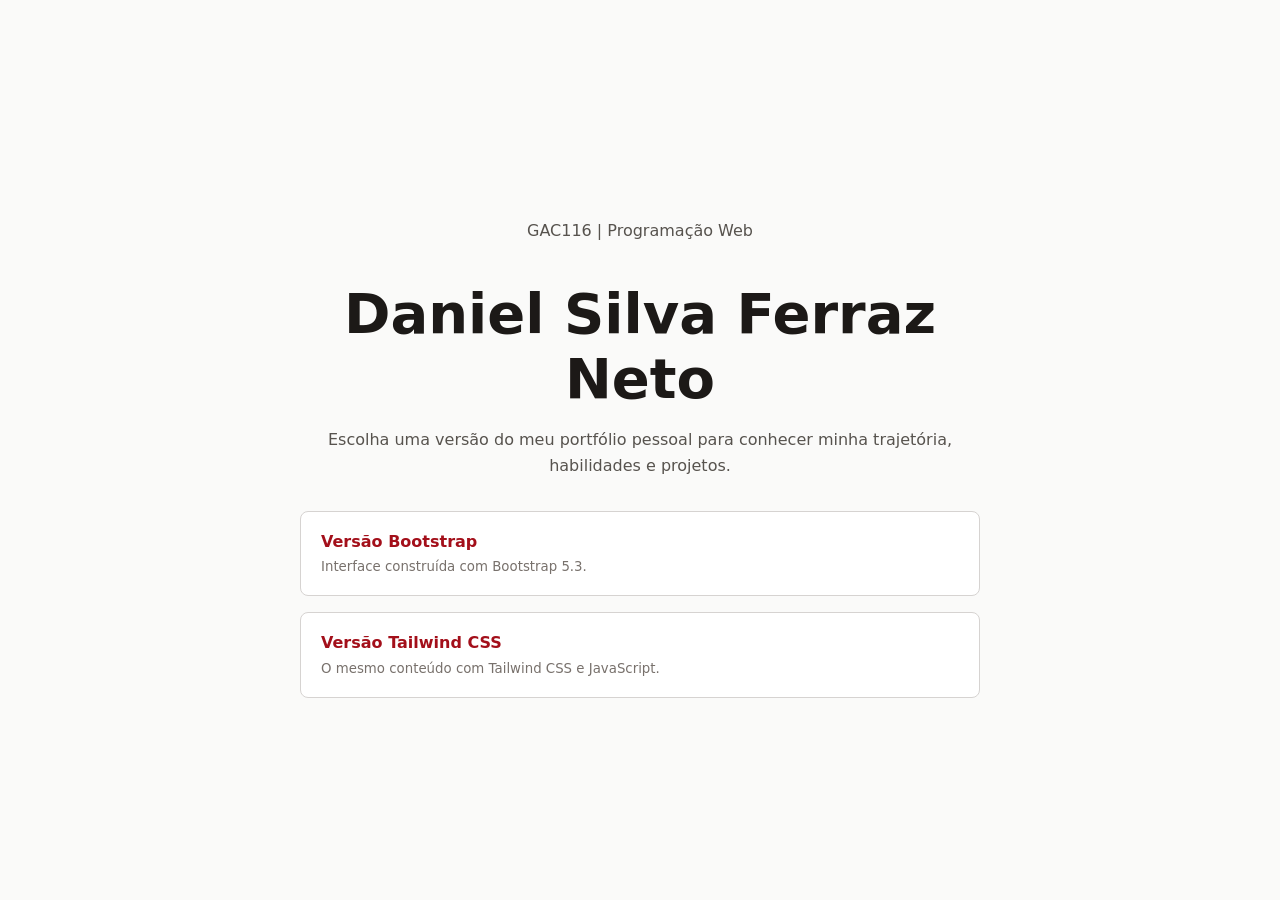
<file: index.html>
<!doctype html>
<html lang="pt-BR">
  <head>
    <meta charset="utf-8" />
    <meta name="viewport" content="width=device-width, initial-scale=1" />
    <meta
      name="description"
      content="Portfólio pessoal de Daniel Silva Ferraz Neto em duas versões de framework CSS."
    />
    <title>Daniel Neto | Página Pessoal</title>
    <style>
      :root {
        color-scheme: light;
        font-family: system-ui, sans-serif;
        background: #fafaf9;
        color: #1c1917;
      }
      * {
        box-sizing: border-box;
      }
      body {
        margin: 0;
        min-height: 100vh;
        display: grid;
        place-items: center;
        padding: 2rem;
      }
      main {
        width: min(680px, 100%);
        text-align: center;
      }
      h1 {
        margin-bottom: 0.5rem;
        font-size: clamp(2rem, 6vw, 3.5rem);
      }
      p {
        color: #57534e;
        line-height: 1.6;
      }
      .options {
        display: grid;
        gap: 1rem;
        margin-top: 2rem;
        text-align: left;
      }
      a {
        display: block;
        padding: 1.25rem;
        border: 1px solid #d6d3d1;
        border-radius: 0.5rem;
        color: inherit;
        text-decoration: none;
        background: #fff;
        transition:
          transform 0.16s,
          border-color 0.16s;
      }
      a:hover {
        transform: translateY(-3px);
        border-color: #c1121f;
      }
      strong {
        display: block;
        margin-bottom: 0.35rem;
        color: #a30f1a;
      }
      small {
        color: #78716c;
      }
    </style>
  </head>

  <body>
    <main>
      <p>GAC116 | Programação Web</p>
      <h1>Daniel Silva Ferraz Neto</h1>
      <p>
        Escolha uma versão do meu portfólio pessoal para conhecer minha
        trajetória, habilidades e projetos.
      </p>
      <div class="options">
        <a href="code/"
          ><strong>Versão Bootstrap</strong
          ><small>Interface construída com Bootstrap 5.3.</small></a
        >
        <a href="page/"
          ><strong>Versão Tailwind CSS</strong
          ><small>O mesmo conteúdo com Tailwind CSS e JavaScript.</small></a
        >
      </div>
    </main>
  </body>
</html>
</file>
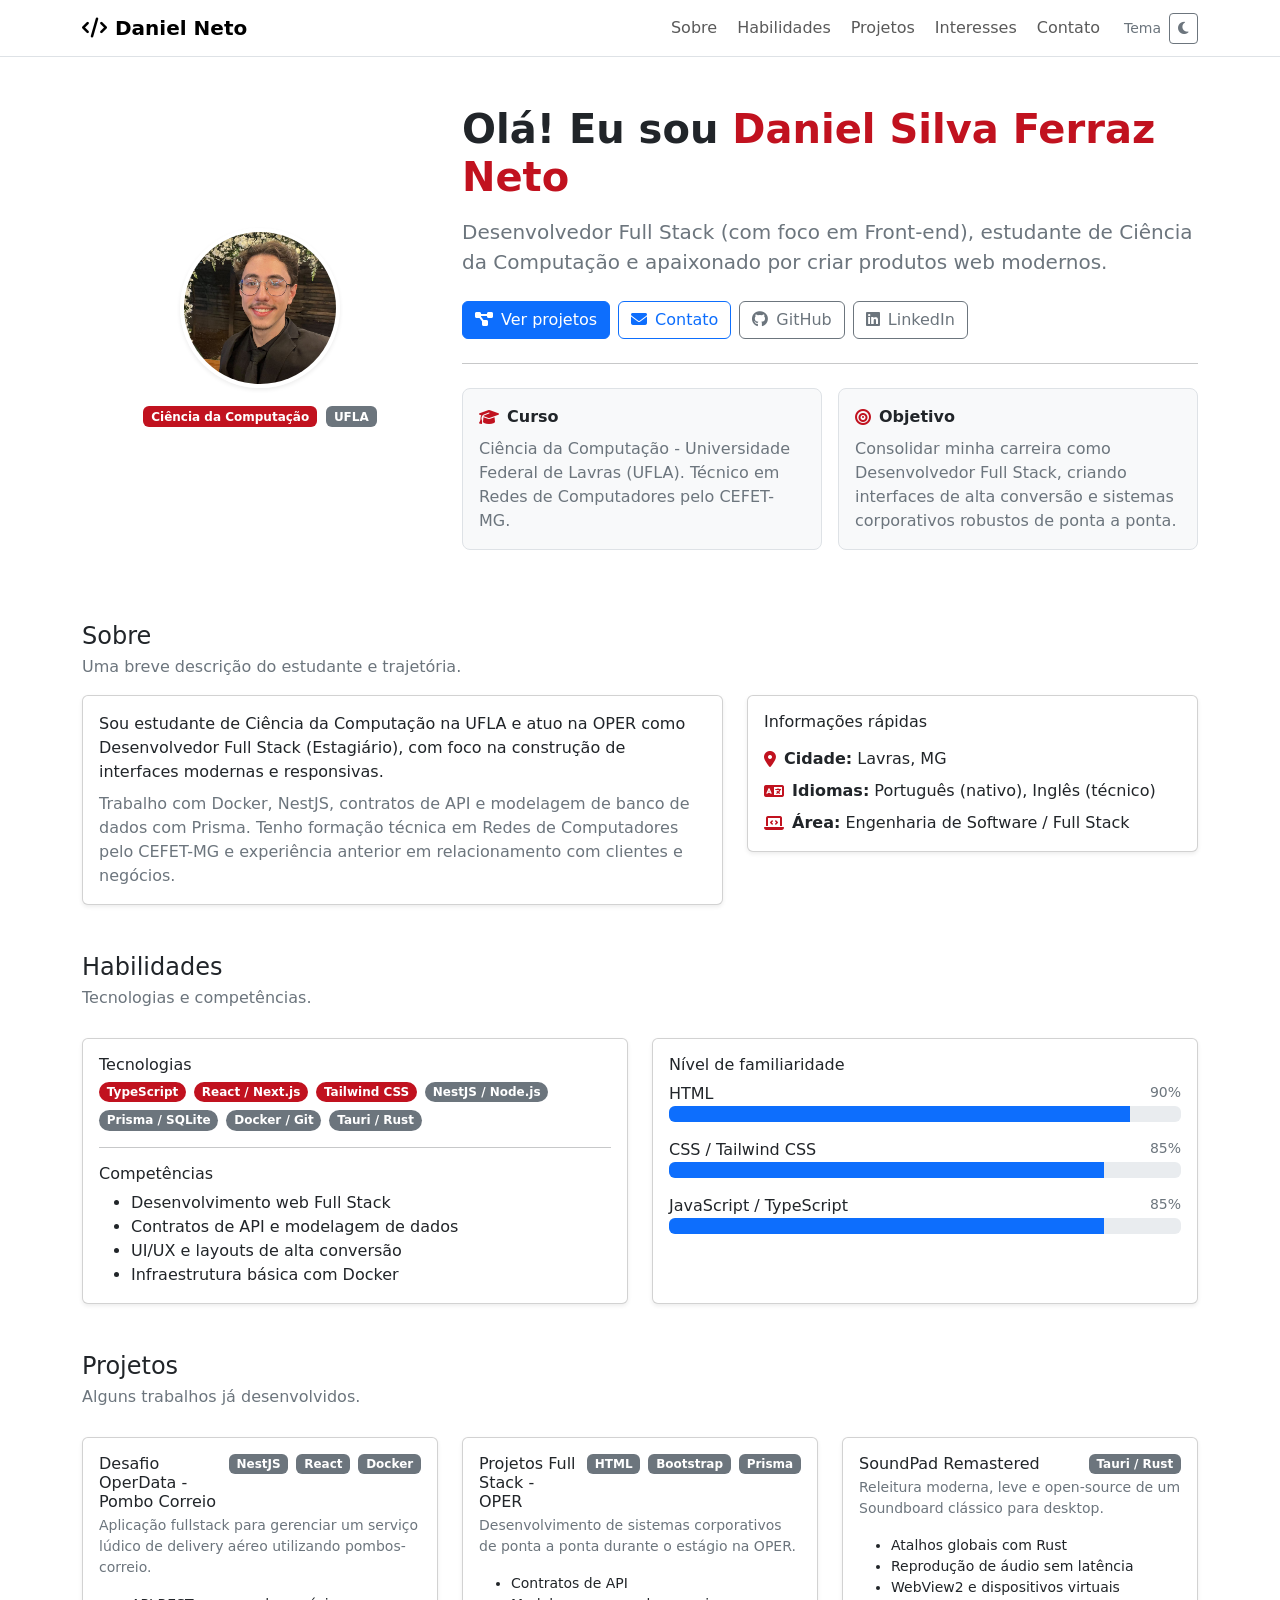
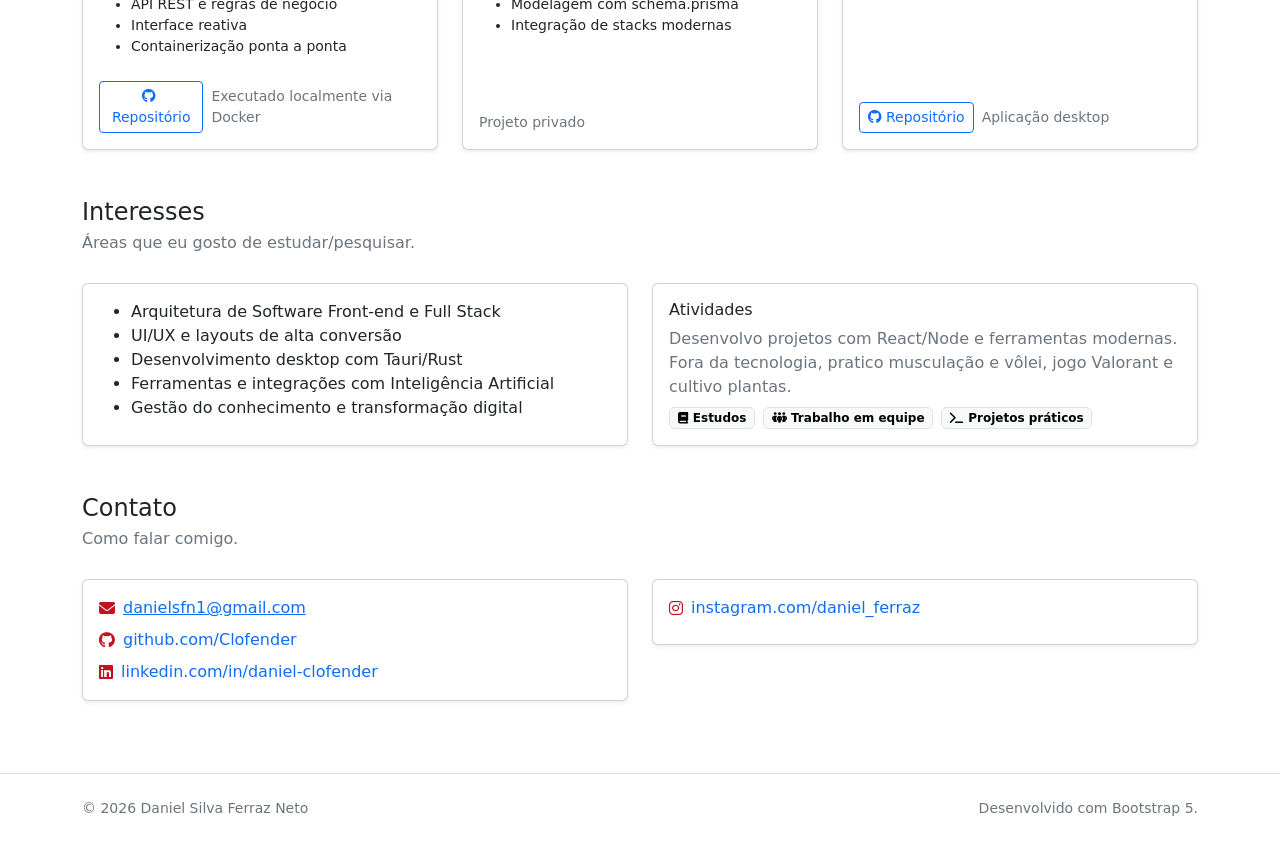
<file: code/index.html>
<!doctype html>
<html lang="pt-BR" data-bs-theme="light">
  <head>
    <meta charset="utf-8" />
    <meta name="viewport" content="width=device-width, initial-scale=1.0" />
    <title>Daniel Silva Ferraz Neto | Portfólio</title>

    <!-- Bootstrap 5 (CSS) -->
    <link
      href="https://cdn.jsdelivr.net/npm/bootstrap@5.3.3/dist/css/bootstrap.min.css"
      rel="stylesheet"
    />

    <!-- Font Awesome (ícones) -->
    <link
      rel="stylesheet"
      href="https://cdnjs.cloudflare.com/ajax/libs/font-awesome/6.5.0/css/all.min.css"
    />

    <!-- CSS do projeto (externo) -->
    <link rel="stylesheet" href="assets/css/styles.css" />
  </head>

  <body class="bg-body">
    <!-- Conteúdo virá aqui -->
    <!-- Navbar -->
    <nav class="navbar navbar-expand-lg border-bottom bg-body sticky-top">
      <div class="container">
        <a class="navbar-brand fw-semibold" href="#top">
          <i class="fa-solid fa-code me-2"></i>Daniel Neto
        </a>
        <button
          class="navbar-toggler"
          type="button"
          data-bs-toggle="collapse"
          data-bs-target="#navContent"
          aria-controls="navContent"
          aria-expanded="false"
          aria-label="Abrir menu"
        >
          <span class="navbar-toggler-icon"></span>
        </button>
        <div class="collapse navbar-collapse" id="navContent">
          <ul class="navbar-nav ms-auto gap-lg-1">
            <li class="nav-item">
              <a class="nav-link" href="#sobre">Sobre</a>
            </li>
            <li class="nav-item">
              <a class="nav-link" href="#habilidades">Habilidades</a>
            </li>
            <li class="nav-item">
              <a class="nav-link" href="#projetos">Projetos</a>
            </li>
            <li class="nav-item">
              <a class="nav-link" href="#interesses">Interesses</a>
            </li>
            <li class="nav-item">
              <a class="nav-link" href="#contato">Contato</a>
            </li>
          </ul>
        </div>
        <div class="ms-lg-3 d-flex align-items-center gap-2 py-2 py-lg-0">
          <span class="small text-secondary d-none d-lg-inline">Tema</span>
          <button
            id="themeToggle"
            class="btn btn-outline-secondary btn-sm"
            type="button"
            aria-label="Ativar tema escuro"
            title="Alternar tema"
          >
            <i class="fa-solid fa-moon"></i>
          </button>
        </div>
      </div>
    </nav>

    <!-- Header / Informações Básicas -->
    <header id="top" class="py-5">
      <div class="container">
        <div class="row align-items-center g-4">
          <div class="col-12 col-lg-4 text-center">
            <img
              class="profile-img shadow-sm"
              src="assets/img/foto.jpeg"
              alt="Foto de perfil de Daniel Silva Ferraz Neto"
            />
            <div class="mt-3">
              <span class="badge text-bg-primary me-1"
                >Ciência da Computação</span
              >
              <span class="badge text-bg-secondary">UFLA</span>
            </div>
          </div>
          <div class="col-12 col-lg-8">
            <h1 class="display-6 fw-semibold mb-3">
              Olá! Eu sou
              <span class="text-primary">Daniel Silva Ferraz Neto</span>
            </h1>
            <p class="lead text-secondary mb-4">
              Desenvolvedor Full Stack (com foco em Front-end), estudante de
              Ciência da Computação e apaixonado por criar produtos web
              modernos.
            </p>
            <div class="d-flex flex-wrap gap-2">
              <a class="btn btn-primary" href="#projetos">
                <i class="fa-solid fa-diagram-project me-2"></i>Ver projetos
              </a>
              <a class="btn btn-outline-primary" href="#contato">
                <i class="fa-solid fa-envelope me-2"></i>Contato
              </a>
              <a
                class="btn btn-outline-secondary"
                href="https://github.com/Clofender"
                target="_blank"
                rel="noreferrer"
              >
                <i class="fa-brands fa-github me-2"></i>GitHub
              </a>
              <a
                class="btn btn-outline-secondary"
                href="https://www.linkedin.com/in/daniel-clofender"
                target="_blank"
                rel="noreferrer"
              >
                <i class="fa-brands fa-linkedin me-2"></i>LinkedIn
              </a>
            </div>
            <hr class="my-4" />
            <div class="row g-3">
              <div class="col-12 col-md-6">
                <div class="p-3 rounded-3 border bg-body-tertiary">
                  <div class="d-flex align-items-center gap-2 mb-2">
                    <i class="fa-solid fa-graduation-cap text-primary"></i>
                    <strong>Curso</strong>
                  </div>
                  <p class="mb-0 text-secondary">
                    Ciência da Computação - Universidade Federal de Lavras
                    (UFLA). Técnico em Redes de Computadores pelo CEFET-MG.
                  </p>
                </div>
              </div>
              <div class="col-12 col-md-6">
                <div class="p-3 rounded-3 border bg-body-tertiary">
                  <div class="d-flex align-items-center gap-2 mb-2">
                    <i class="fa-solid fa-bullseye text-primary"></i>
                    <strong>Objetivo</strong>
                  </div>
                  <p class="mb-0 text-secondary">
                    Consolidar minha carreira como Desenvolvedor Full Stack,
                    criando interfaces de alta conversão e sistemas corporativos
                    robustos de ponta a ponta.
                  </p>
                </div>
              </div>
            </div>
          </div>
        </div>
      </div>
    </header>

    <main class="pb-5">
      <!-- Sobre -->
      <section id="sobre" class="py-4">
        <div class="container">
          <div class="mb-3">
            <h2 class="h4 mb-1">Sobre</h2>
            <p class="text-secondary mb-0">
              Uma breve descrição do estudante e trajetória.
            </p>
          </div>
          <div class="row g-4">
            <div class="col-12 col-lg-7">
              <div class="card shadow-sm">
                <div class="card-body">
                  <p class="mb-2">
                    Sou estudante de Ciência da Computação na UFLA e atuo na
                    OPER como Desenvolvedor Full Stack (Estagiário), com foco na
                    construção de interfaces modernas e responsivas.
                  </p>
                  <p class="mb-0 text-secondary">
                    Trabalho com Docker, NestJS, contratos de API e modelagem de
                    banco de dados com Prisma. Tenho formação técnica em Redes
                    de Computadores pelo CEFET-MG e experiência anterior em
                    relacionamento com clientes e negócios.
                  </p>
                </div>
              </div>
            </div>
            <div class="col-12 col-lg-5">
              <div class="card shadow-sm">
                <div class="card-body">
                  <h3 class="h6 mb-3">Informações rápidas</h3>
                  <ul class="list-unstyled mb-0">
                    <li class="d-flex gap-2 mb-2">
                      <i class="fa-solid fa-location-dot text-primary mt-1"></i>
                      <div><strong>Cidade:</strong> Lavras, MG</div>
                    </li>
                    <li class="d-flex gap-2 align-items-start mb-2">
                      <i class="fa-solid fa-language mt-1 text-primary"></i>
                      <div>
                        <strong>Idiomas:</strong> Português (nativo), Inglês
                        (técnico)
                      </div>
                    </li>
                    <li class="d-flex gap-2">
                      <i class="fa-solid fa-laptop-code text-primary mt-1"></i>
                      <div>
                        <strong>Área:</strong> Engenharia de Software / Full
                        Stack
                      </div>
                    </li>
                  </ul>
                </div>
              </div>
            </div>
          </div>
        </div>
      </section>
      <!-- Habilidades -->
      <section id="habilidades" class="py-4">
        <div class="container">
          <div class="section-title">
            <h2 class="h4 mb-1">Habilidades</h2>
            <p class="text-secondary mb-0">Tecnologias e competências.</p>
          </div>
          <div class="row g-4 mt-1">
            <div class="col-12 col-lg-6">
              <div class="card shadow-sm h-100">
                <div class="card-body">
                  <h3 class="h6">Tecnologias</h3>
                  <div class="d-flex flex-wrap gap-2">
                    <span class="badge rounded-pill text-bg-primary"
                      >TypeScript</span
                    >
                    <span class="badge rounded-pill text-bg-primary"
                      >React / Next.js</span
                    >
                    <span class="badge rounded-pill text-bg-primary"
                      >Tailwind CSS</span
                    >
                    <span class="badge rounded-pill text-bg-secondary"
                      >NestJS / Node.js</span
                    >
                    <span class="badge rounded-pill text-bg-secondary"
                      >Prisma / SQLite</span
                    >
                    <span class="badge rounded-pill text-bg-secondary"
                      >Docker / Git</span
                    >
                    <span class="badge rounded-pill text-bg-secondary"
                      >Tauri / Rust</span
                    >
                  </div>
                  <hr />
                  <h3 class="h6">Competências</h3>
                  <ul class="mb-0">
                    <li>Desenvolvimento web Full Stack</li>
                    <li>Contratos de API e modelagem de dados</li>
                    <li>UI/UX e layouts de alta conversão</li>
                    <li>Infraestrutura básica com Docker</li>
                  </ul>
                </div>
              </div>
            </div>
            <div class="col-12 col-lg-6">
              <div class="card shadow-sm h-100">
                <div class="card-body">
                  <h3 class="h6">Nível de familiaridade</h3>
                  <div class="mb-3">
                    <div class="d-flex justify-content-between">
                      <span>HTML</span
                      ><span class="text-secondary small">90%</span>
                    </div>
                    <div
                      class="progress"
                      role="progressbar"
                      aria-label="HTML"
                      aria-valuenow="90"
                      aria-valuemin="0"
                      aria-valuemax="100"
                    >
                      <div class="progress-bar" style="width: 90%"></div>
                    </div>
                  </div>
                  <div class="mb-3">
                    <div class="d-flex justify-content-between">
                      <span>CSS / Tailwind CSS</span
                      ><span class="text-secondary small">85%</span>
                    </div>
                    <div
                      class="progress"
                      role="progressbar"
                      aria-label="CSS / Tailwind CSS"
                      aria-valuenow="85"
                      aria-valuemin="0"
                      aria-valuemax="100"
                    >
                      <div class="progress-bar" style="width: 85%"></div>
                    </div>
                  </div>
                  <div class="mb-0">
                    <div class="d-flex justify-content-between">
                      <span>JavaScript / TypeScript</span
                      ><span class="text-secondary small">85%</span>
                    </div>
                    <div
                      class="progress"
                      role="progressbar"
                      aria-label="JavaScript / TypeScript"
                      aria-valuenow="85"
                      aria-valuemin="0"
                      aria-valuemax="100"
                    >
                      <div class="progress-bar" style="width: 85%"></div>
                    </div>
                  </div>
                </div>
              </div>
            </div>
          </div>
        </div>
      </section>

      <!-- Projetos -->
      <section id="projetos" class="py-4">
        <div class="container">
          <div class="section-title">
            <h2 class="h4 mb-1">Projetos</h2>
            <p class="text-secondary mb-0">
              Alguns trabalhos já desenvolvidos.
            </p>
          </div>
          <div class="row g-4 mt-1">
            <div class="col-12 col-md-6 col-lg-4">
              <div class="card shadow-sm h-100">
                <div class="card-body d-flex flex-column">
                  <div
                    class="d-flex align-items-start justify-content-between gap-2"
                  >
                    <h3 class="h6 mb-1">Desafio OperData - Pombo Correio</h3>
                    <span class="badge text-bg-secondary">NestJS</span>
                    <span class="badge text-bg-secondary">React</span>
                    <span class="badge text-bg-secondary">Docker</span>
                  </div>
                  <p class="text-secondary small">
                    Aplicação fullstack para gerenciar um serviço lúdico de
                    delivery aéreo utilizando pombos-correio.
                  </p>
                  <ul class="small mb-4">
                    <li>API REST e regras de negócio</li>
                    <li>Interface reativa</li>
                    <li>Containerização ponta a ponta</li>
                  </ul>
                  <div class="mt-auto d-flex gap-2">
                    <a
                      class="btn btn-sm btn-outline-primary"
                      href="https://github.com/Clofender/Desafio-OperData-PomboCorreio"
                      target="_blank"
                      rel="noreferrer"
                    >
                      <i class="fa-brands fa-github me-1"></i>Repositório
                    </a>
                    <span class="text-secondary small align-self-center"
                      >Executado localmente via Docker</span
                    >
                  </div>
                </div>
              </div>
            </div>
            <div class="col-12 col-md-6 col-lg-4">
              <div class="card shadow-sm h-100">
                <div class="card-body d-flex flex-column">
                  <div
                    class="d-flex align-items-start justify-content-between gap-2"
                  >
                    <h3 class="h6 mb-1">Projetos Full Stack - OPER</h3>
                    <span class="badge text-bg-secondary">HTML</span>
                    <span class="badge text-bg-secondary">Bootstrap</span>
                    <span class="badge text-bg-secondary">Prisma</span>
                  </div>
                  <p class="text-secondary small">
                    Desenvolvimento de sistemas corporativos de ponta a ponta
                    durante o estágio na OPER.
                  </p>
                  <ul class="small mb-4">
                    <li>Contratos de API</li>
                    <li>Modelagem com schema.prisma</li>
                    <li>Integração de stacks modernas</li>
                  </ul>
                  <div class="mt-auto d-flex gap-2">
                    <span class="text-secondary small align-self-center"
                      >Projeto privado</span
                    >
                  </div>
                </div>
              </div>
            </div>
            <div class="col-12 col-md-6 col-lg-4">
              <div class="card shadow-sm h-100">
                <div class="card-body d-flex flex-column">
                  <div
                    class="d-flex align-items-start justify-content-between gap-2"
                  >
                    <h3 class="h6 mb-1">SoundPad Remastered</h3>
                    <span class="badge text-bg-secondary">Tauri / Rust</span>
                  </div>
                  <p class="text-secondary small">
                    Releitura moderna, leve e open-source de um Soundboard
                    clássico para desktop.
                  </p>
                  <ul class="small mb-4">
                    <li>Atalhos globais com Rust</li>
                    <li>Reprodução de áudio sem latência</li>
                    <li>WebView2 e dispositivos virtuais</li>
                  </ul>
                  <div class="mt-auto d-flex gap-2">
                    <a
                      class="btn btn-sm btn-outline-primary"
                      href="https://github.com/Clofender/SoundPad-Remastered"
                      target="_blank"
                      rel="noreferrer"
                    >
                      <i class="fa-brands fa-github me-1"></i>Repositório
                    </a>
                    <span class="text-secondary small align-self-center"
                      >Aplicação desktop</span
                    >
                  </div>
                </div>
              </div>
            </div>
          </div>
        </div>
      </section>
      <!-- Interesses -->
      <section id="interesses" class="py-4">
        <div class="container">
          <div class="section-title">
            <h2 class="h4 mb-1">Interesses</h2>
            <p class="text-secondary mb-0">
              Áreas que eu gosto de estudar/pesquisar.
            </p>
          </div>
          <div class="row g-4 mt-1">
            <div class="col-12 col-lg-6">
              <div class="card shadow-sm h-100">
                <div class="card-body">
                  <ul class="mb-0">
                    <li>Arquitetura de Software Front-end e Full Stack</li>
                    <li>UI/UX e layouts de alta conversão</li>
                    <li>Desenvolvimento desktop com Tauri/Rust</li>
                    <li>
                      Ferramentas e integrações com Inteligência Artificial
                    </li>
                    <li>Gestão do conhecimento e transformação digital</li>
                  </ul>
                </div>
              </div>
            </div>
            <div class="col-12 col-lg-6">
              <div class="card shadow-sm h-100">
                <div class="card-body">
                  <h3 class="h6">Atividades</h3>
                  <p class="text-secondary mb-2">
                    Desenvolvo projetos com React/Node e ferramentas modernas.
                    Fora da tecnologia, pratico musculação e vôlei, jogo
                    Valorant e cultivo plantas.
                  </p>
                  <div class="d-flex flex-wrap gap-2">
                    <span class="badge text-bg-light border"
                      ><i class="fa-solid fa-book me-1"></i>Estudos</span
                    >
                    <span class="badge text-bg-light border"
                      ><i class="fa-solid fa-people-group me-1"></i>Trabalho em
                      equipe</span
                    >
                    <span class="badge text-bg-light border"
                      ><i class="fa-solid fa-terminal me-1"></i>Projetos
                      práticos</span
                    >
                  </div>
                </div>
              </div>
            </div>
          </div>
        </div>
      </section>
      <!-- Contato -->
      <section id="contato" class="py-4">
        <div class="container">
          <div class="section-title">
            <h2 class="h4 mb-1">Contato</h2>
            <p class="text-secondary mb-0">Como falar comigo.</p>
          </div>
          <div class="row g-4 mt-1">
            <div class="col-12 col-lg-6">
              <div class="card shadow-sm">
                <div class="card-body">
                  <ul class="list-unstyled mb-0">
                    <li class="d-flex gap-2 align-items-center mb-2">
                      <i class="fa-solid fa-envelope text-primary"></i>
                      <a href="mailto:danielsfn1@gmail.com"
                        >danielsfn1@gmail.com</a
                      >
                    </li>
                    <li class="d-flex gap-2 align-items-center mb-2">
                      <i class="fa-brands fa-github text-primary"></i>
                      <a
                        class="link-underline link-underline-opacity-0"
                        href="https://github.com/Clofender"
                        target="_blank"
                        rel="noreferrer"
                      >
                        github.com/Clofender
                      </a>
                    </li>
                    <li class="d-flex gap-2 align-items-center">
                      <i class="fa-brands fa-linkedin text-primary"></i>
                      <a
                        class="link-underline link-underline-opacity-0"
                        href="https://www.linkedin.com/in/daniel-clofender"
                        target="_blank"
                        rel="noreferrer"
                      >
                        linkedin.com/in/daniel-clofender
                      </a>
                    </li>
                  </ul>
                </div>
              </div>
            </div>
            <div class="col-12 col-lg-6">
              <div class="card shadow-sm">
                <div class="card-body">
                  <ul class="list-unstyled mb-0">
                    <li class="d-flex gap-2 align-items-center mb-2">
                      <i class="fa-brands fa-instagram text-primary"></i>
                      <a
                        class="link-underline link-underline-opacity-0"
                        href="https://instagram.com/daniel_ferraz"
                        target="_blank"
                        rel="noreferrer"
                      >
                        instagram.com/daniel_ferraz
                      </a>
                    </li>
                  </ul>
                </div>
              </div>
            </div>
          </div>
        </div>
      </section>
    </main>
    <!-- Rodapé da Página -->
    <footer class="border-top py-4">
      <div
        class="container d-flex flex-column flex-md-row justify-content-between gap-2"
      >
        <small class="text-secondary">© 2026 Daniel Silva Ferraz Neto</small>
        <small class="text-secondary">Desenvolvido com Bootstrap 5.</small>
      </div>
    </footer>
    <!-- Bootstrap JS (necessário para navbar colapsável) -->
    <script src="https://cdn.jsdelivr.net/npm/bootstrap@5.3.3/dist/js/bootstrap.bundle.min.js"></script>

    <!-- JS do projeto -->
    <script src="assets/js/script.js"></script>
  </body>
</html>
</file>
<file: code/assets/css/styles.css>
/* Identidade visual em vermelho e preto, adaptada aos dois temas do Bootstrap. */
:root {
  --bs-primary: #c1121f;
  --bs-primary-rgb: 193, 18, 31;
}

[data-bs-theme="dark"] {
  --bs-body-bg: #0d0d0d;
  --bs-body-color: #f4f4f4;
  --bs-secondary-bg: #171717;
  --bs-tertiary-bg: #202020;
  --bs-primary: #ff4655;
  --bs-primary-rgb: 255, 70, 85;
}

/* Ajusta tamanho da imagem de perfil */
.profile-img {
  width: 160px;
  height: 160px;
  border-radius: 999px;
  border: 4px solid rgba(255, 255, 255, 0.7);
  object-fit: cover;
}

/* Melhorar espaçamento do âncora/título (por causa da navbar fixa) */
section {
  scroll-margin-top: 90px;
}
</file>
